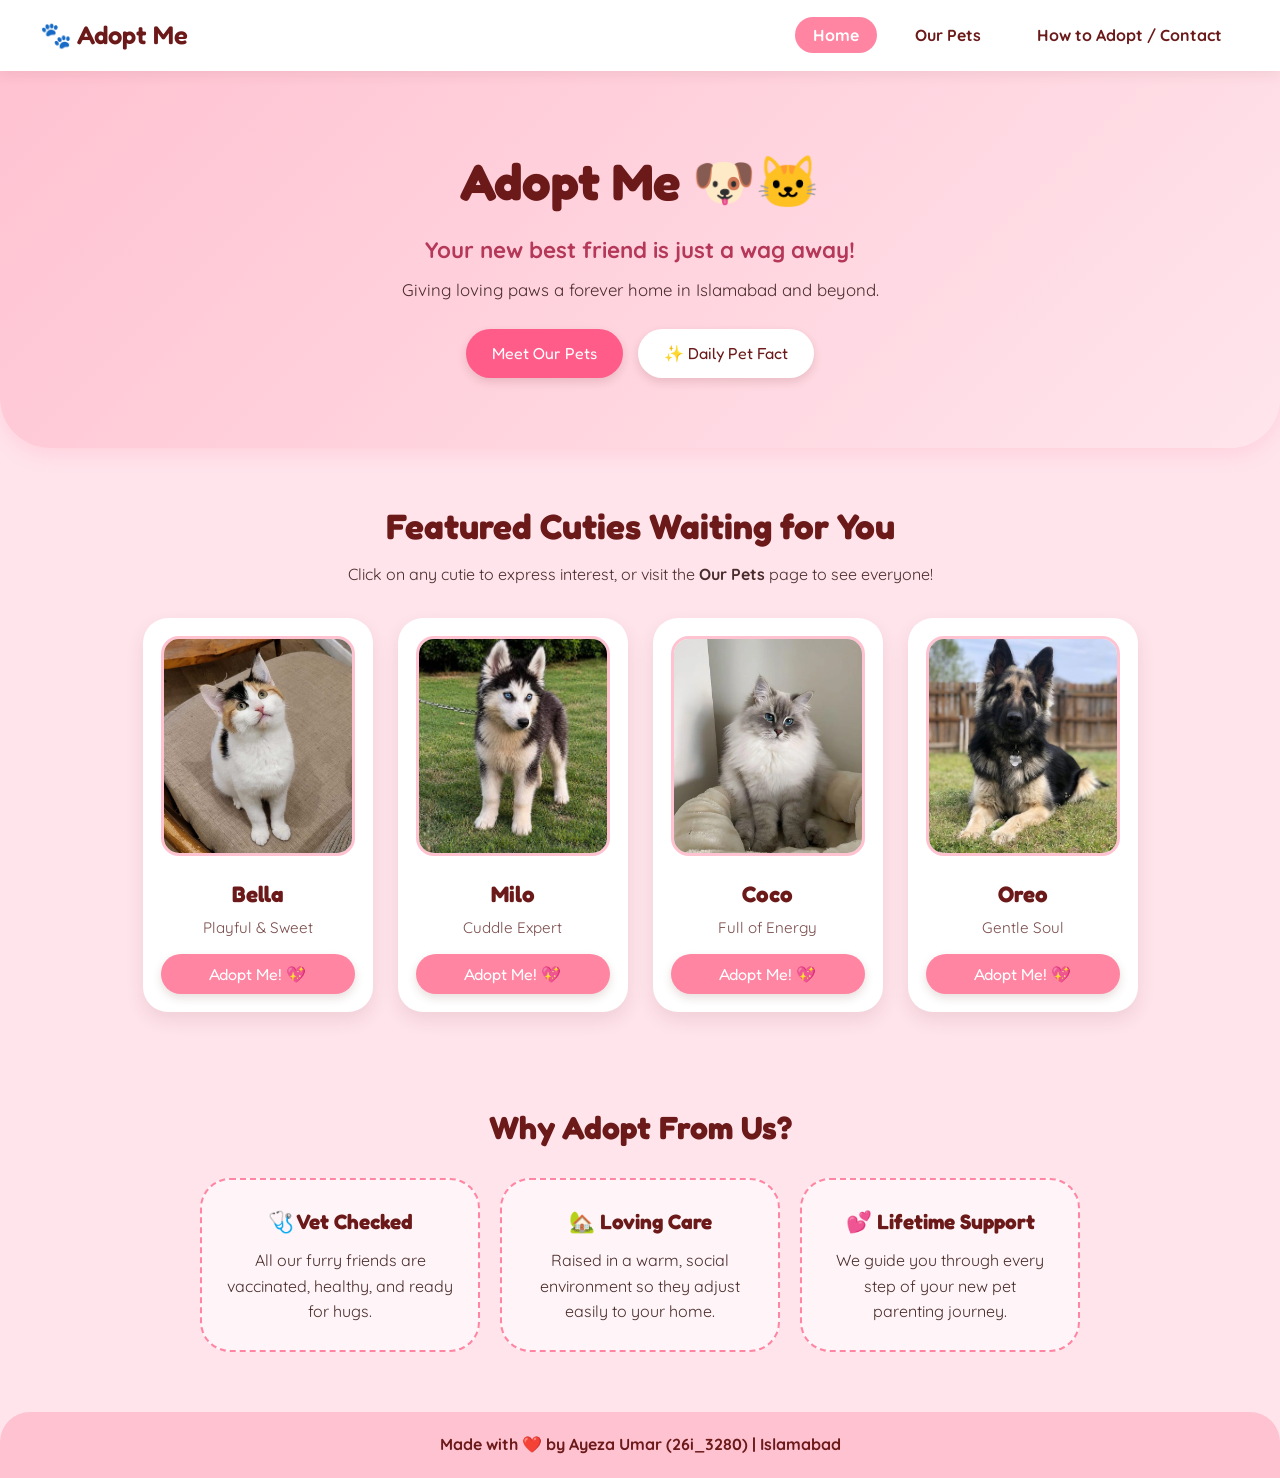
<file: index.html>
<!--Name: Ayeza Umar-->
<!--Roll number: 26i_3280-->

<!DOCTYPE html>
<html lang="en">
<head>
    <meta charset="UTF-8">
    <meta name="viewport" content="width=device-width, initial-scale=1.0">
    <title>Adopt Me | Home</title>
    <!-- Importing a cute, rounded Google Font -->
    <link href="https://fonts.googleapis.com/css2?family=Fredoka:wght@400;600&family=Quicksand:wght@500;700&display=swap" rel="stylesheet">
    <link rel="stylesheet" href="style(2).css">
</head>
<body>

    <!-- Navigation Bar for your 3-page website -->
    <nav class="navbar">
        <div class="logo">🐾 Adopt Me</div>
        <ul class="nav-links">
            <li><a href="index.html" class="active">Home</a></li>
            <li><a href="pets.html">Our Pets</a></li>
            <li><a href="adopt.html">How to Adopt / Contact</a></li>
        </ul>
    </nav>

    <!-- Cute & Bubbly Hero Section -->
    <header class="hero">
        <div class="hero-content">
            <h1>Adopt Me 🐶🐱</h1>
            <p class="tagline">Your new best friend is just a wag away!</p>
            <p class="subtext">Giving loving paws a forever home in Islamabad and beyond.</p>
            <div class="hero-buttons">
                <a href="pets.html" class="btn btn-primary">Meet Our Pets</a>
                <button onclick="showFunFact()" class="btn btn-secondary">✨ Daily Pet Fact</button>
            </div>
            <!-- Interactive JS output box -->
            <p id="fact-display" class="fact-box"></p>
        </div>
    </header>

    <!-- Featured Pets Preview Section -->
    <section class="featured-section">
        <h2>Featured Cuties Waiting for You</h2>
        <p>Click on any cutie to express interest, or visit the <strong>Our Pets</strong> page to see everyone!</p>

        <div class="pet-grid">
            <div class="pet-card">
                <img src="image.png" alt="Cute Pet 1">
                <h3>Bella</h3>
                <p>Playful & Sweet</p>
                <button class="adopt-btn" onclick="adoptPet('Bella')">Adopt Me! 💖</button>
            </div>

            <div class="pet-card">
                <img src="image copy.png" alt="Cute Pet 2">
                <h3>Milo</h3>
                <p>Cuddle Expert</p>
                <button class="adopt-btn" onclick="adoptPet('Milo')">Adopt Me! 💖</button>
            </div>

            <div class="pet-card">
                <img src="image copy 2.png" alt="Cute Pet 3">
                <h3>Coco</h3>
                <p>Full of Energy</p>
                <button class="adopt-btn" onclick="adoptPet('Coco')">Adopt Me! 💖</button>
            </div>

            <div class="pet-card">
                <img src="image copy 3.png" alt="Cute Pet 4">
                <h3>Oreo</h3>
                <p>Gentle Soul</p>
                <button class="adopt-btn" onclick="adoptPet('Oreo')">Adopt Me! 💖</button>
            </div>
        </div>
    </section>

    <!-- Why Adopt Section -->
    <section class="why-adopt">
        <h2>Why Adopt From Us?</h2>
        <div class="perks-container">
            <div class="perk-bubble">
                <h3>🩺 Vet Checked</h3>
                <p>All our furry friends are vaccinated, healthy, and ready for hugs.</p>
            </div>
            <div class="perk-bubble">
                <h3>🏡 Loving Care</h3>
                <p>Raised in a warm, social environment so they adjust easily to your home.</p>
            </div>
            <div class="perk-bubble">
                <h3>💕 Lifetime Support</h3>
                <p>We guide you through every step of your new pet parenting journey.</p>
            </div>
        </div>
    </section>

    <!-- Footer -->
    <footer>
        <p>Made with ❤️ by Ayeza Umar (26i_3280) | Islamabad</p>
    </footer>

    <!-- JavaScript -->
    <script>
        // Updated version of your original function
        function adoptPet(petName) {
            console.log("Woohoo! Interest shown in " + petName);
            alert("Woohoo! 🐾 Thank you for your interest in adopting " + petName + "! Head over to our 'How to Adopt' page to complete your request.");
        }

        // Extra interactive function for the Home Page
        function showFunFact() {
            const facts = [
                "🐶 Dogs' nose prints are as unique as human fingerprints!",
                "🐱 Cats spend 70% of their lives sleeping—professional nappers!",
                "🐾 Petting a dog or cat for just 15 minutes lowers stress levels!",
                "🐰 Happy bunnies do a joyful jump-twist in the air called a 'binky'!"
            ];
            const randomFact = facts[Math.floor(Math.random() * facts.length)];
            const factBox = document.getElementById("fact-display");
            factBox.innerText = randomFact;
            factBox.style.display = "inline-block";
        }
    </script>

</body>
</html>
</file>
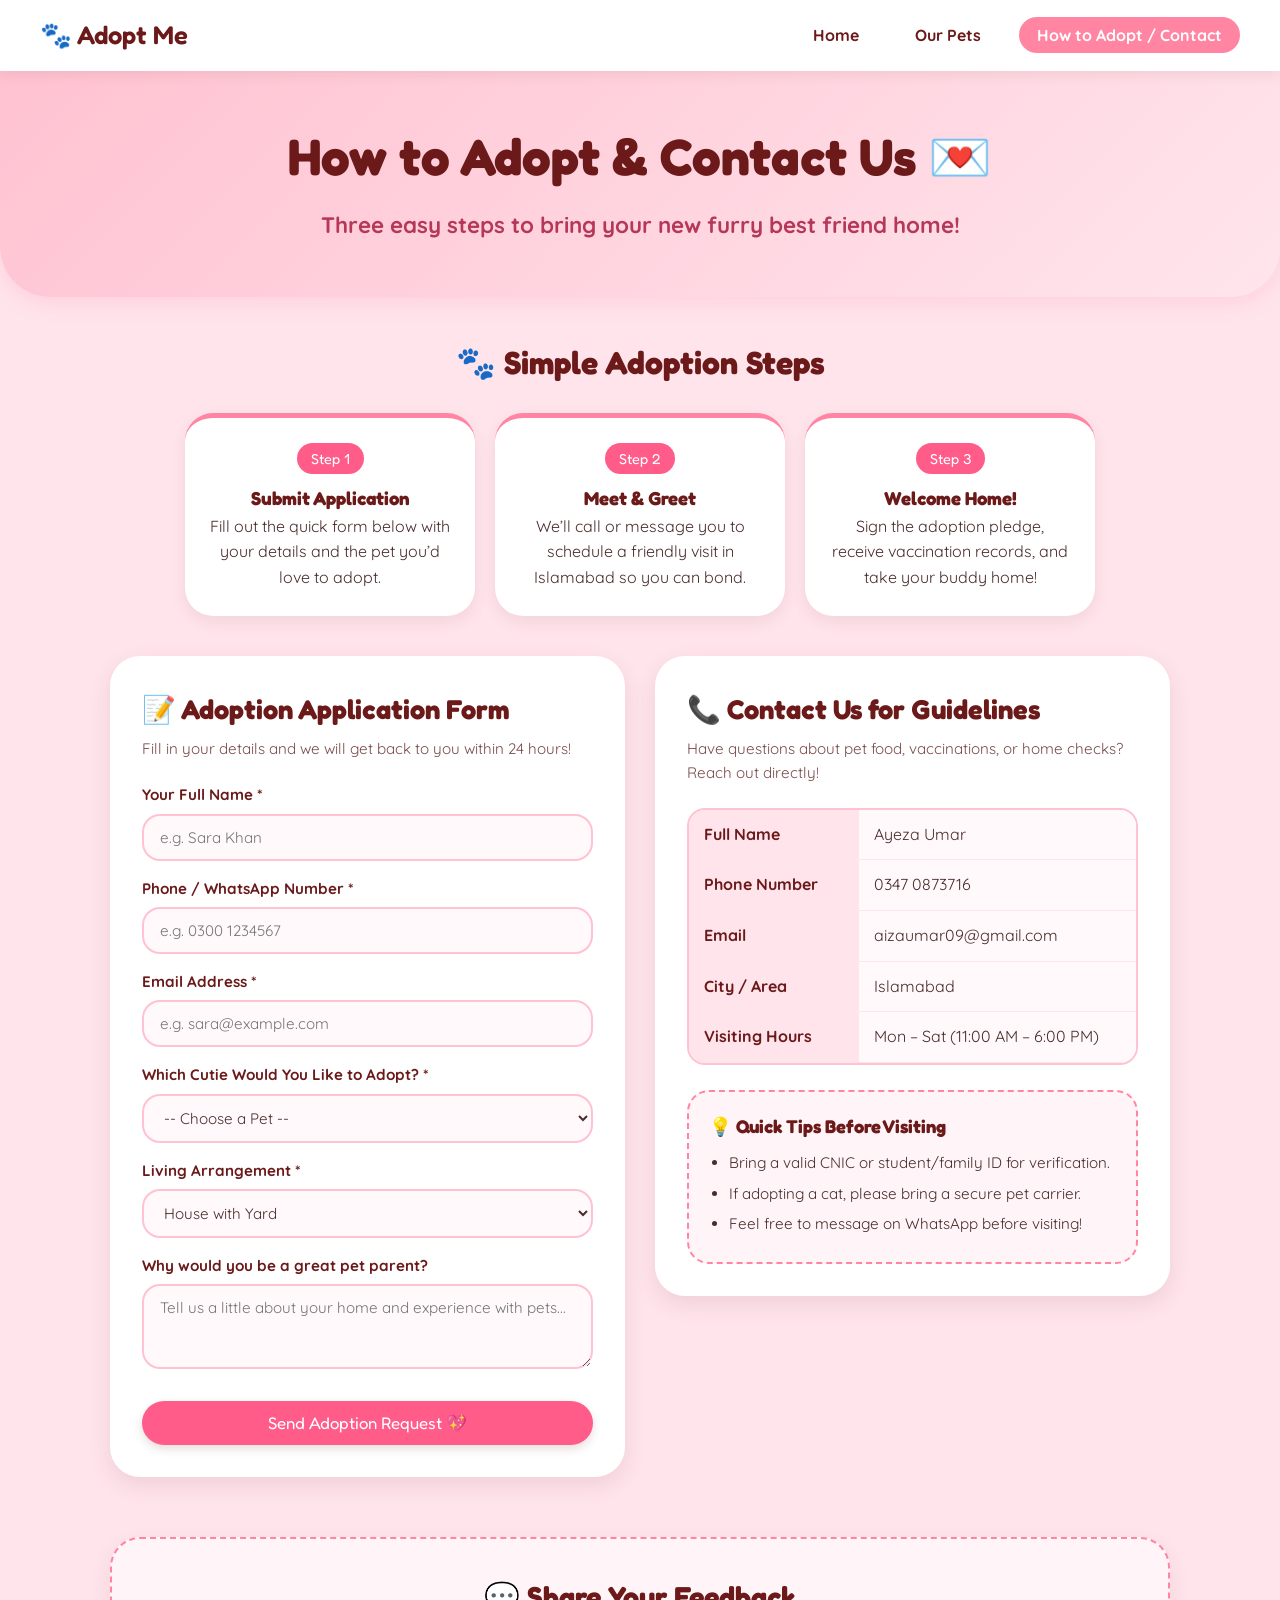
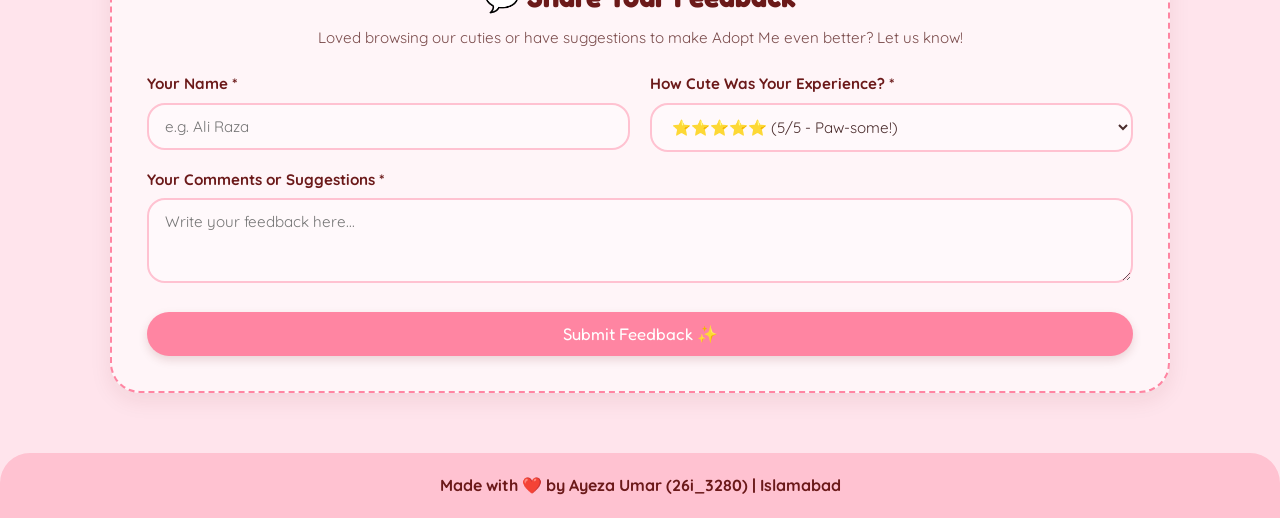
<file: adopt.html>
<!--Name: Ayeza Umar-->
<!--Roll number: 26i_3280-->

<!DOCTYPE html>
<html lang="en">
<head>
    <meta charset="UTF-8">
    <meta name="viewport" content="width=device-width, initial-scale=1.0">
    <title>Adopt Me | How to Adopt & Contact</title>
    <link href="https://fonts.googleapis.com/css2?family=Fredoka:wght@400;600&family=Quicksand:wght@500;700&display=swap" rel="stylesheet">
    <link rel="stylesheet" href="style(2).css">
</head>
<body>

    <!-- Navigation Bar -->
    <nav class="navbar">
        <div class="logo">🐾 Adopt Me</div>
        <ul class="nav-links">
            <li><a href="home.html">Home</a></li>
            <li><a href="pets.html">Our Pets</a></li>
            <li><a href="adopt.html" class="active">How to Adopt / Contact</a></li>
        </ul>
    </nav>

    <!-- Page Header -->
    <header class="hero small-hero">
        <div class="hero-content">
            <h1>How to Adopt & Contact Us 💌</h1>
            <p class="tagline">Three easy steps to bring your new furry best friend home!</p>
        </div>
    </header>

    <!-- 3-Step Adoption Process -->
    <section class="steps-section">
        <h2>🐾 Simple Adoption Steps</h2>
        <div class="steps-container">
            <div class="step-bubble">
                <span class="step-number">Step 1</span>
                <h3>Submit Application</h3>
                <p>Fill out the quick form below with your details and the pet you’d love to adopt.</p>
            </div>
            <div class="step-bubble">
                <span class="step-number">Step 2</span>
                <h3>Meet & Greet</h3>
                <p>We’ll call or message you to schedule a friendly visit in Islamabad so you can bond.</p>
            </div>
            <div class="step-bubble">
                <span class="step-number">Step 3</span>
                <h3>Welcome Home!</h3>
                <p>Sign the adoption pledge, receive vaccination records, and take your buddy home!</p>
            </div>
        </div>
    </section>

    <!-- Main Two-Column Section: Adoption Form + Contact Table -->
    <section class="adopt-contact-wrapper">
        
        <!-- Interactive Adoption Form -->
        <div class="form-card">
            <h2>📝 Adoption Application Form</h2>
            <p class="form-subtext">Fill in your details and we will get back to you within 24 hours!</p>

            <form id="adoptionForm" onsubmit="submitAdoption(event)">
                <div class="input-group">
                    <label for="adopterName">Your Full Name *</label>
                    <input type="text" id="adopterName" placeholder="e.g. Sara Khan" required>
                </div>

                <div class="input-group">
                    <label for="adopterPhone">Phone / WhatsApp Number *</label>
                    <input type="tel" id="adopterPhone" placeholder="e.g. 0300 1234567" required>
                </div>

                <div class="input-group">
                    <label for="adopterEmail">Email Address *</label>
                    <input type="email" id="adopterEmail" placeholder="e.g. sara@example.com" required>
                </div>

                <div class="input-group">
                    <label for="selectedPet">Which Cutie Would You Like to Adopt? *</label>
                    <select id="selectedPet" required>
                        <option value="">-- Choose a Pet --</option>
                        <option value="Bella (Calico Cat)">🐱 Bella (Calico Cat)</option>
                        <option value="Milo (Husky Puppy)">🐶 Milo (Husky Puppy)</option>
                        <option value="Coco (Fluffy Ragdoll Cat)">🐱 Coco (Fluffy Ragdoll Cat)</option>
                        <option value="Oreo (German Shepherd)">🐶 Oreo (German Shepherd)</option>
                    </select>
                </div>

                <div class="input-group">
                    <label for="homeType">Living Arrangement *</label>
                    <select id="homeType" required>
                        <option value="House with Yard">House with Yard</option>
                        <option value="House (Indoor Only)">House (Indoor Only)</option>
                        <option value="Apartment / Flat">Apartment / Flat</option>
                    </select>
                </div>

                <div class="input-group">
                    <label for="adopterMessage">Why would you be a great pet parent?</label>
                    <textarea id="adopterMessage" rows="3" placeholder="Tell us a little about your home and experience with pets..."></textarea>
                </div>

                <button type="submit" class="btn btn-primary submit-btn">Send Adoption Request 💖</button>
            </form>

            <!-- JavaScript Confirmation Box -->
            <div id="confirmationBox" class="confirmation-box"></div>
        </div>

        <!-- Contact Details & Further Guidelines Card (Using your original table info!) -->
        <div class="contact-card">
            <h2>📞 Contact Us for Guidelines</h2>
            <p class="form-subtext">Have questions about pet food, vaccinations, or home checks? Reach out directly!</p>

            <table class="contact-table">
                <tr>
                    <th>Full Name</th>
                    <td>Ayeza Umar</td>
                </tr>
                <tr>
                    <th>Phone Number</th>
                    <td>0347 0873716</td>
                </tr>
                <tr>
                    <th>Email</th>
                    <td>aizaumar09@gmail.com</td>
                </tr>
                <tr>
                    <th>City / Area</th>
                    <td>Islamabad</td>
                </tr>
                <tr>
                    <th>Visiting Hours</th>
                    <td>Mon – Sat (11:00 AM – 6:00 PM)</td>
                </tr>
            </table>

            <div class="extra-guidelines">
                <h3>💡 Quick Tips Before Visiting</h3>
                <ul>
                    <li>Bring a valid CNIC or student/family ID for verification.</li>
                    <li>If adopting a cat, please bring a secure pet carrier.</li>
                    <li>Feel free to message on WhatsApp before visiting!</li>
                </ul>
            </div>
        </div>

    </section>

    <!-- Feedback Section -->
    <section class="feedback-section">
        <div class="feedback-card">
            <h2>💬 Share Your Feedback</h2>
            <p class="form-subtext">Loved browsing our cuties or have suggestions to make Adopt Me even better? Let us know!</p>

            <form id="feedbackForm" onsubmit="submitFeedback(event)">
                <div class="feedback-row">
                    <div class="input-group">
                        <label for="fbName">Your Name *</label>
                        <input type="text" id="fbName" placeholder="e.g. Ali Raza" required>
                    </div>

                    <div class="input-group">
                        <label for="fbRating">How Cute Was Your Experience? *</label>
                        <select id="fbRating" required>
                            <option value="5 Paw-some Stars 🐾🐾🐾🐾🐾">⭐⭐⭐⭐⭐ (5/5 - Paw-some!)</option>
                            <option value="4 Great Stars 🐾🐾🐾🐾">⭐⭐⭐⭐ (4/5 - Super Cute!)</option>
                            <option value="3 Good Stars 🐾🐾🐾">⭐⭐⭐ (3/5 - Good)</option>
                            <option value="2 Okay Stars 🐾🐾">⭐⭐ (2/5 - Needs Improvement)</option>
                            <option value="1 Star 🐾">⭐ (1/5 - Poor)</option>
                        </select>
                    </div>
                </div>

                <div class="input-group">
                    <label for="fbComment">Your Comments or Suggestions *</label>
                    <textarea id="fbComment" rows="3" placeholder="Write your feedback here..." required></textarea>
                </div>

                <button type="submit" class="btn btn-secondary feedback-submit-btn">Submit Feedback ✨</button>
            </form>

            <!-- Live Feedback Display Box -->
            <div id="feedbackDisplay" class="feedback-display"></div>
        </div>
    </section>

    <!-- Footer -->
    <footer>
        <p>Made with ❤️ by Ayeza Umar (26i_3280) | Islamabad</p>
    </footer>

    <!-- JavaScript -->
    <script>
        function submitAdoption(event) {
            event.preventDefault(); // Prevents page reload

            const name = document.getElementById("adopterName").value;
            const pet = document.getElementById("selectedPet").value;
            const phone = document.getElementById("adopterPhone").value;

            console.log("Application submitted by:", name, "for", pet);

            const confirmBox = document.getElementById("confirmationBox");
            confirmBox.innerHTML = `
                <h3>🎉 Application Received!</h3>
                <p>Thank you, <strong>${name}</strong>! Your request to adopt <strong>${pet}</strong> has been recorded.</p>
                <p>Ayeza will contact you shortly at <strong>${phone}</strong> with further guidelines!</p>
            `;
            confirmBox.style.display = "block";

            // Reset the form fields
            document.getElementById("adoptionForm").reset();

            function submitFeedback(event) {
            event.preventDefault(); // Prevents page reload

            const fbName = document.getElementById("fbName").value;
            const fbRating = document.getElementById("fbRating").value;
            const fbComment = document.getElementById("fbComment").value;

            console.log("Feedback received from:", fbName, fbRating);

            const displayBox = document.getElementById("feedbackDisplay");
            displayBox.innerHTML = `
                <h3>💖 Thank You for Your Feedback, ${fbName}!</h3>
                <p><strong>Your Rating:</strong> ${fbRating}</p>
                <p class="quoted-feedback">"${fbComment}"</p>
            `;
            displayBox.style.display = "block";

            // Clear the feedback form
            document.getElementById("feedbackForm").reset();
        }
        }
    </script>

</body>
</html>
</file>
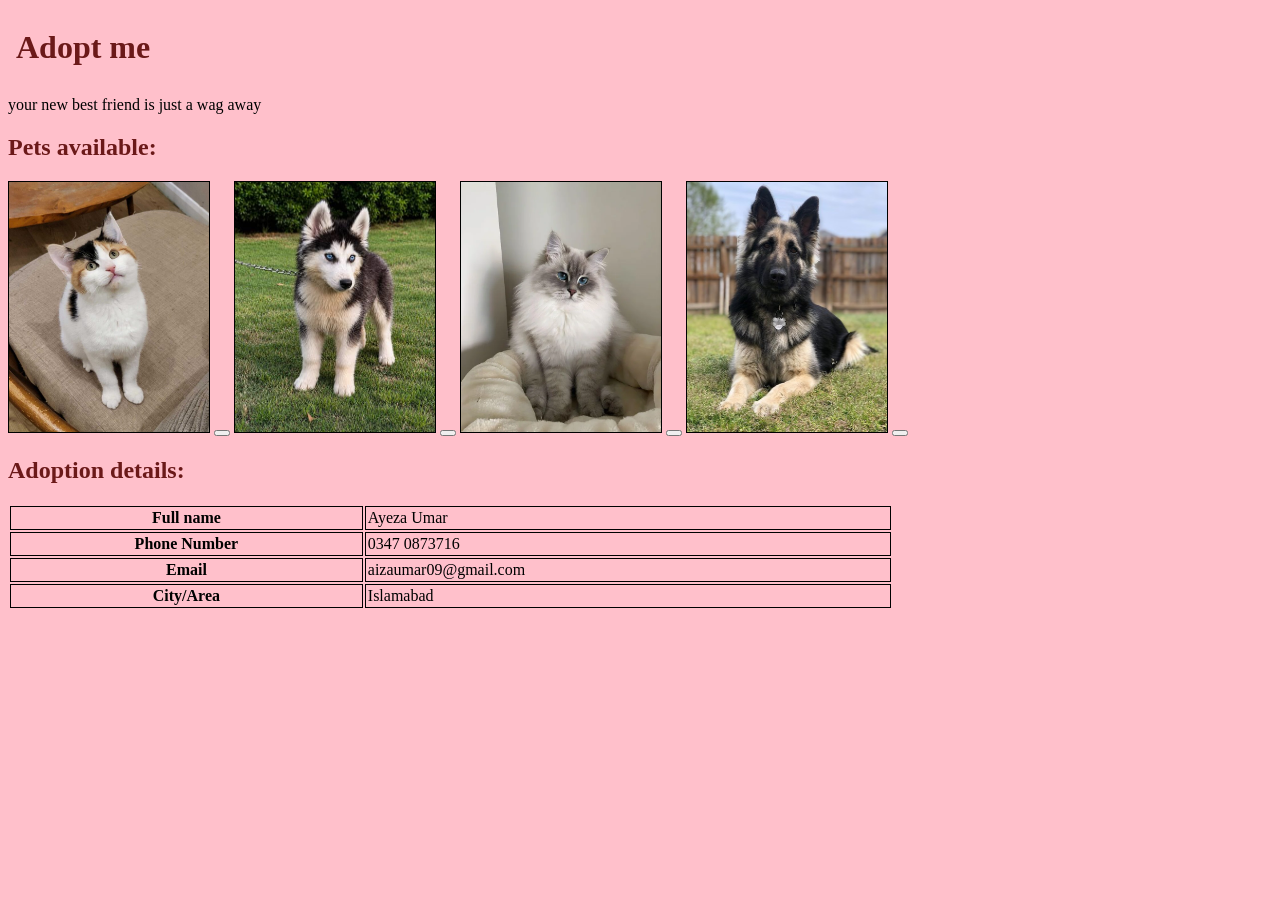
<file: old_home.html>
<!--Name: Ayeza Umar-->
<!--Roll number: 26i_3280-->

<!DOCTYPE html>
<html>
    <head>
        
        <link rel="stylesheet" href="style.css">
    </head>
    <body>
        <h1>Adopt me</h1>

        <p>your new best friend is just a wag away</p>

        <h2>Pets available:</h2>

        <img src="image.png">
         <button onclick="adoptPet()"></button>
        <img src="image copy.png">
         <button onclick="adoptPet()"></button>
        <img src="image copy 2.png">
        <button onclick="adoptPet()"></button>
        <img src="image copy 3.png">
        <button onclick="adoptPet()"></button>
        
       

        <script>
            function adoptPet(){
                console.log("woohoo")
                alert("Thank you for your interest!")
            }
        </script>

        <h2>Adoption details:</h2>
        <table>
            <tr>
                <th>Full name</th>
                <td>Ayeza Umar</td>
            </tr>

            <tr>
                <th>Phone Number</th>
                <td>0347 0873716</td>
            </tr>

            <tr>
                <th>Email</th>
                <td>aizaumar09@gmail.com</td>
            </tr>

            <tr>
                <th>City/Area</th>
                <td>Islamabad</td>
            </tr>

            
    </body>
</html>
</file>
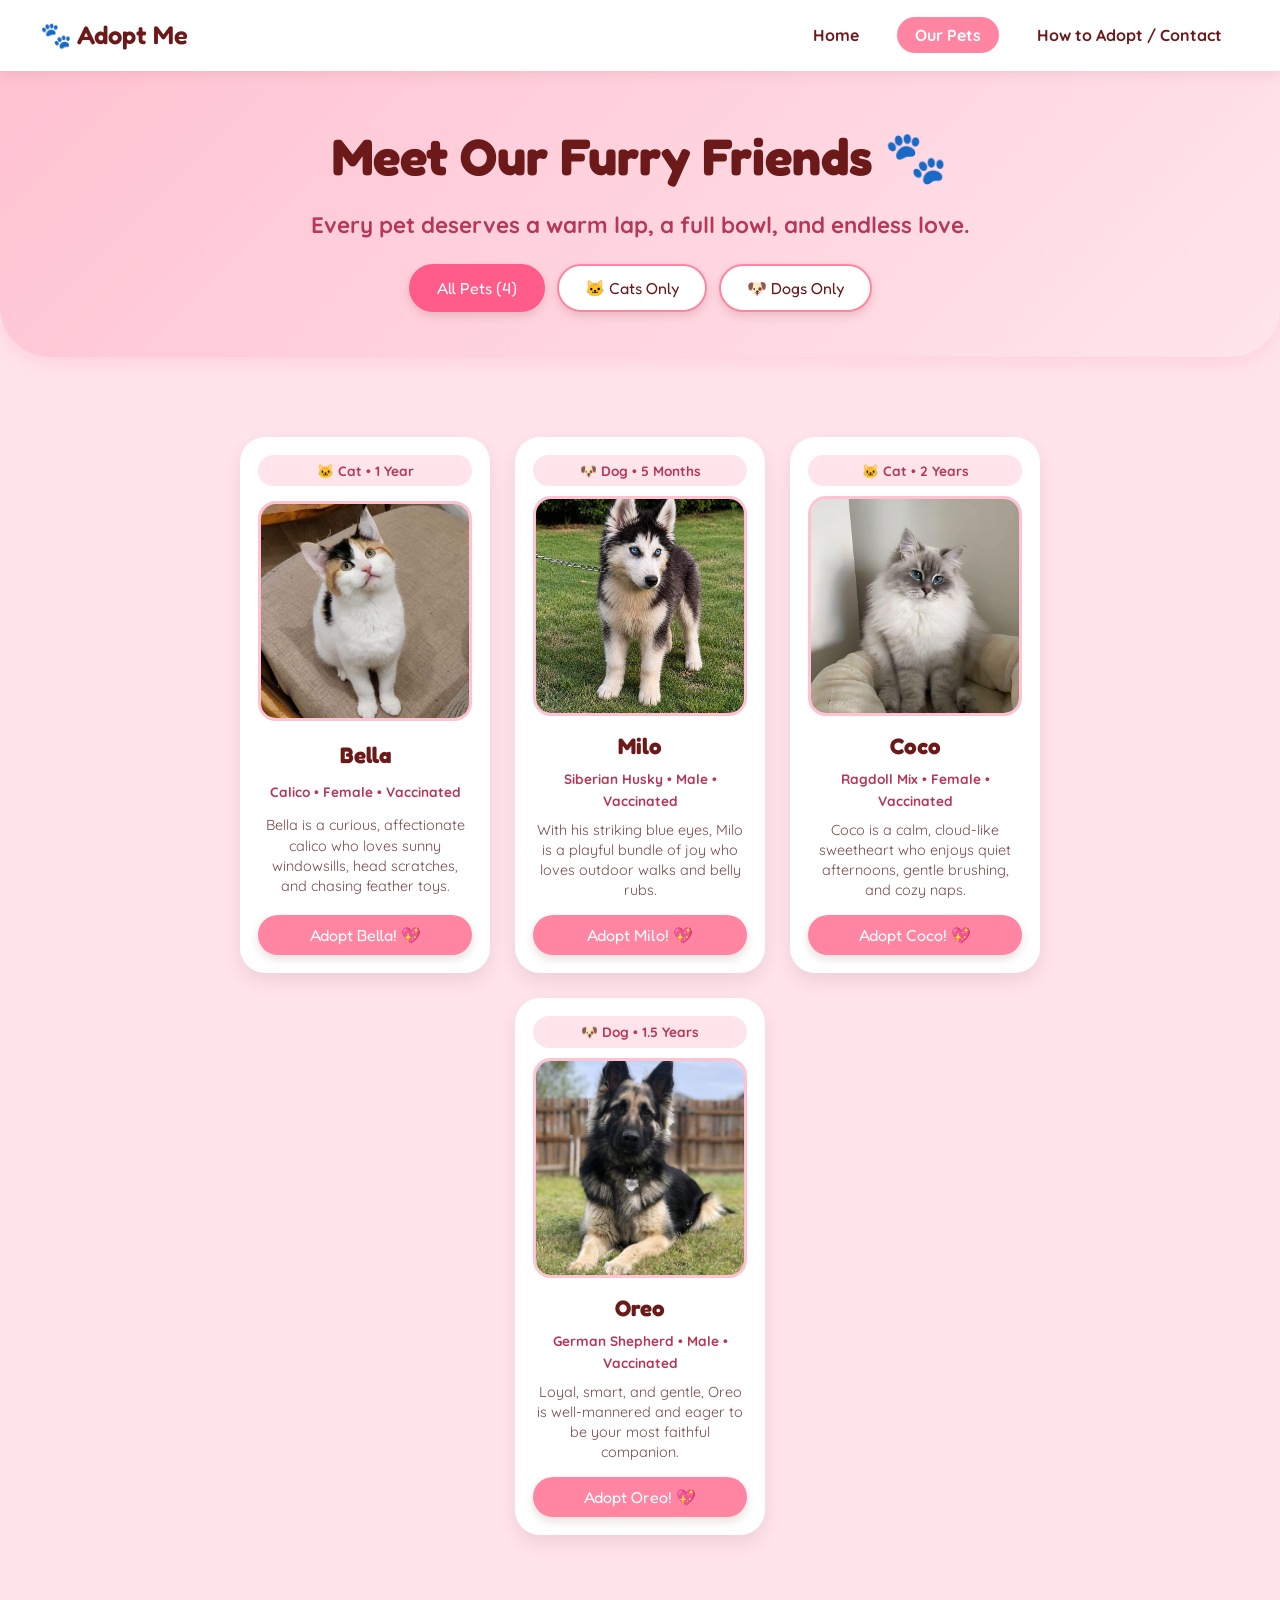
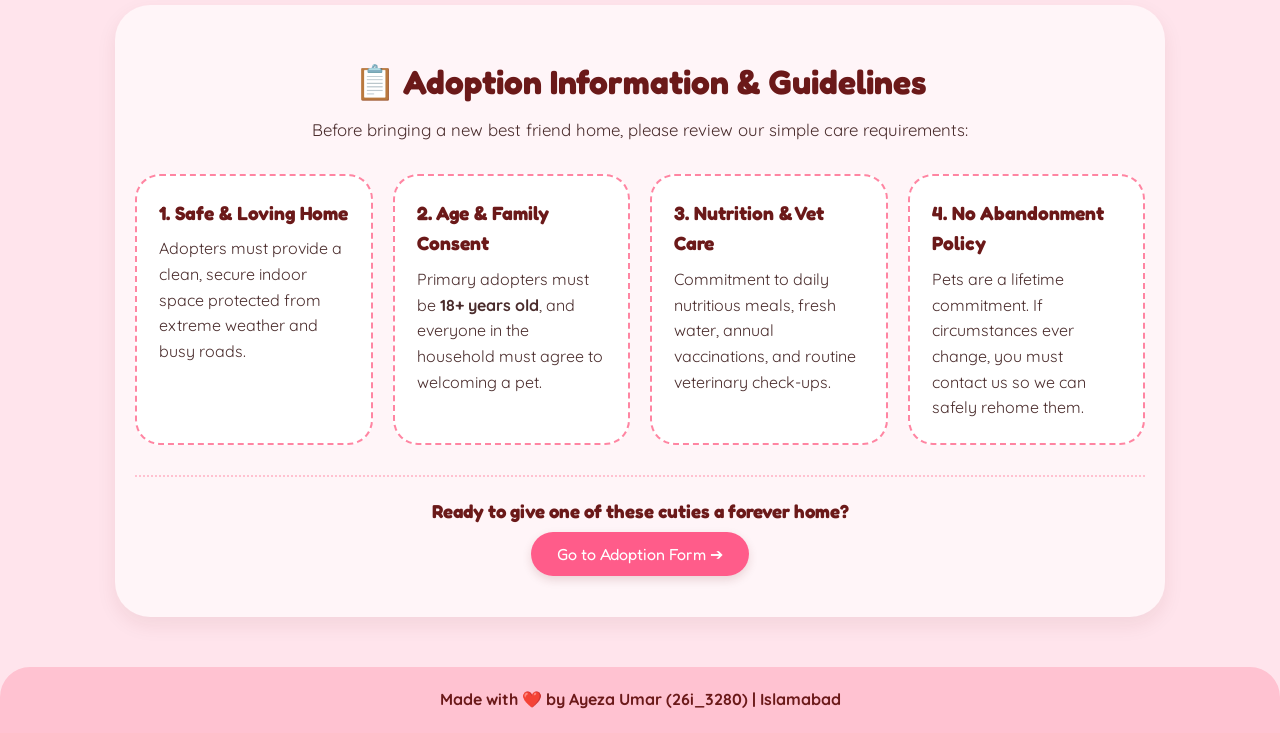
<file: pets.html>
<!--Name: Ayeza Umar-->
<!--Roll number: 26i_3280-->

<!DOCTYPE html>
<html lang="en">
<head>
    <meta charset="UTF-8">
    <meta name="viewport" content="width=device-width, initial-scale=1.0">
    <title>Adopt Me | Meet Our Pets</title>
    <link href="https://fonts.googleapis.com/css2?family=Fredoka:wght@400;600&family=Quicksand:wght@500;700&display=swap" rel="stylesheet">
    <link rel="stylesheet" href="style(2).css">
</head>
<body>

    <!-- Navigation Bar -->
    <nav class="navbar">
        <div class="logo">🐾 Adopt Me</div>
        <ul class="nav-links">
            <li><a href="home.html">Home</a></li>
            <li><a href="pets.html" class="active">Our Pets</a></li>
            <li><a href="adopt.html">How to Adopt / Contact</a></li>
        </ul>
    </nav>

    <!-- Page Header -->
    <header class="hero small-hero">
        <div class="hero-content">
            <h1>Meet Our Furry Friends 🐾</h1>
            <p class="tagline">Every pet deserves a warm lap, a full bowl, and endless love.</p>
            
            <!-- Interactive JS Filter Buttons -->
            <div class="filter-buttons">
                <button class="btn filter-btn active-filter" onclick="filterPets('all', this)">All Pets (4)</button>
                <button class="btn filter-btn" onclick="filterPets('cat', this)">🐱 Cats Only</button>
                <button class="btn filter-btn" onclick="filterPets('dog', this)">🐶 Dogs Only</button>
            </div>
        </div>
    </header>

    <!-- Detailed Pets Showcase -->
    <section class="featured-section">
        <div class="pet-grid">
            <!-- Bella (Calico Cat) -->
            <div class="pet-card detailed-card" data-category="cat">
                <span class="pet-badge">🐱 Cat • 1 Year</span>
                <img src="image.png" alt="Bella the Calico Cat">
                <h3>Bella</h3>
                <p class="pet-breed">Calico • Female • Vaccinated</p>
                <p class="pet-bio">Bella is a curious, affectionate calico who loves sunny windowsills, head scratches, and chasing feather toys.</p>
                <button class="adopt-btn" onclick="adoptPet('Bella')">Adopt Bella! 💖</button>
            </div>

            <!-- Milo (Husky Puppy) -->
            <div class="pet-card detailed-card" data-category="dog">
                <span class="pet-badge">🐶 Dog • 5 Months</span>
                <img src="image copy.png" alt="Milo the Husky Puppy">
                <h3>Milo</h3>
                <p class="pet-breed">Siberian Husky • Male • Vaccinated</p>
                <p class="pet-bio">With his striking blue eyes, Milo is a playful bundle of joy who loves outdoor walks and belly rubs.</p>
                <button class="adopt-btn" onclick="adoptPet('Milo')">Adopt Milo! 💖</button>
            </div>

            <!-- Coco (Fluffy Ragdoll/Himalayan Cat) -->
            <div class="pet-card detailed-card" data-category="cat">
                <span class="pet-badge">🐱 Cat • 2 Years</span>
                <img src="image copy 2.png" alt="Coco the Fluffy Cat">
                <h3>Coco</h3>
                <p class="pet-breed">Ragdoll Mix • Female • Vaccinated</p>
                <p class="pet-bio">Coco is a calm, cloud-like sweetheart who enjoys quiet afternoons, gentle brushing, and cozy naps.</p>
                <button class="adopt-btn" onclick="adoptPet('Coco')">Adopt Coco! 💖</button>
            </div>

            <!-- Oreo (German Shepherd) -->
            <div class="pet-card detailed-card" data-category="dog">
                <span class="pet-badge">🐶 Dog • 1.5 Years</span>
                <img src="image copy 3.png" alt="Oreo the German Shepherd">
                <h3>Oreo</h3>
                <p class="pet-breed">German Shepherd • Male • Vaccinated</p>
                <p class="pet-bio">Loyal, smart, and gentle, Oreo is well-mannered and eager to be your most faithful companion.</p>
                <button class="adopt-btn" onclick="adoptPet('Oreo')">Adopt Oreo! 💖</button>
            </div>
        </div>
    </section>

    <!-- Adoption Information & Necessary Guidelines -->
    <section class="guidelines-section">
        <h2>📋 Adoption Information & Guidelines</h2>
        <p class="subtext">Before bringing a new best friend home, please review our simple care requirements:</p>

        <div class="guidelines-grid">
            <div class="guideline-card">
                <h3>1. Safe & Loving Home</h3>
                <p>Adopters must provide a clean, secure indoor space protected from extreme weather and busy roads.</p>
            </div>

            <div class="guideline-card">
                <h3>2. Age & Family Consent</h3>
                <p>Primary adopters must be <strong>18+ years old</strong>, and everyone in the household must agree to welcoming a pet.</p>
            </div>

            <div class="guideline-card">
                <h3>3. Nutrition & Vet Care</h3>
                <p>Commitment to daily nutritious meals, fresh water, annual vaccinations, and routine veterinary check-ups.</p>
            </div>

            <div class="guideline-card">
                <h3>4. No Abandonment Policy</h3>
                <p>Pets are a lifetime commitment. If circumstances ever change, you must contact us so we can safely rehome them.</p>
            </div>
        </div>

        <div class="cta-box">
            <h3>Ready to give one of these cuties a forever home?</h3>
            <a href="adopt.html" class="btn btn-primary">Go to Adoption Form ➔</a>
        </div>
    </section>

    <!-- Footer -->
    <footer>
        <p>Made with ❤️ by Ayeza Umar (26i_3280) | Islamabad</p>
    </footer>

    <!-- JavaScript -->
    <script>
        function adoptPet(petName) {
            console.log("Interest shown in " + petName);
            alert("Yay! 🐾 You selected " + petName + "! Click OK to go to the Adoption & Contact page to submit your details.");
            window.location.href = "adopt.html";
        }

        // Filter pets by category (All, Cat, Dog)
        function filterPets(category, clickedBtn) {
            const cards = document.querySelectorAll('.detailed-card');
            const buttons = document.querySelectorAll('.filter-btn');

            // Update active button styling
            buttons.forEach(btn => btn.classList.remove('active-filter'));
            clickedBtn.classList.add('active-filter');

            // Show/hide matching pet cards
            cards.forEach(card => {
                if (category === 'all' || card.getAttribute('data-category') === category) {
                    card.style.display = 'block';
                } else {
                    card.style.display = 'none';
                }
            });
        }
    </script>

</body>
</html>
</file>
<file: style(2).css>
/*Name: Ayeza Umar*/
/*Roll number: 26i_3280*/

* {
    box-sizing: border-box;
    margin: 0;
    padding: 0;
}

body {
    background-color: #ffe4ec; /* Soft pastel pink */
    font-family: 'Quicksand', sans-serif;
    color: #4a2c2c;
    text-align: center;
    line-height: 1.6;
}

h1, h2, h3, .logo {
    font-family: 'Fredoka', sans-serif;
    color: rgb(107, 25, 25);
}

/* Navigation Bar */
.navbar {
    background-color: #ffffff;
    padding: 15px 40px;
    display: flex;
    justify-content: space-between;
    align-items: center;
    box-shadow: 0 4px 12px rgba(107, 25, 25, 0.08);
    position: sticky;
    top: 0;
    z-index: 100;
}

.logo {
    font-size: 1.6rem;
    font-weight: 600;
}

.nav-links {
    list-style: none;
    display: flex;
    gap: 20px;
}

.nav-links a {
    text-decoration: none;
    color: rgb(107, 25, 25);
    font-weight: 700;
    padding: 8px 18px;
    border-radius: 25px;
    transition: all 0.3s ease;
}

.nav-links a:hover, .nav-links a.active {
    background-color: #ff85a2;
    color: white;
}

/* Hero Section */
.hero {
    background: linear-gradient(135deg, #ffc2d1 0%, #ffe5ec 100%);
    padding: 70px 20px;
    border-bottom-left-radius: 50px;
    border-bottom-right-radius: 50px;
    box-shadow: 0 6px 20px rgba(255, 133, 162, 0.2);
}

.hero h1 {
    font-size: 3.2rem;
    margin-bottom: 10px;
}

.tagline {
    font-size: 1.4rem;
    font-weight: 700;
    color: #b53858;
    margin-bottom: 8px;
}

.subtext {
    font-size: 1.05rem;
    margin-bottom: 25px;
}

.hero-buttons {
    display: flex;
    justify-content: center;
    gap: 15px;
    flex-wrap: wrap;
}

/* Bubbly Buttons */
.btn, .adopt-btn {
    font-family: 'Fredoka', sans-serif;
    font-size: 1rem;
    padding: 12px 26px;
    border: none;
    border-radius: 30px;
    cursor: pointer;
    text-decoration: none;
    transition: transform 0.2s ease, background-color 0.3s ease;
    box-shadow: 0 4px 10px rgba(107, 25, 25, 0.15);
}

.btn:hover, .adopt-btn:hover {
    transform: translateY(-3px) scale(1.03);
}

.btn-primary {
    background-color: #ff5c8a;
    color: white;
}

.btn-primary:hover {
    background-color: #e04873;
}

.btn-secondary {
    background-color: #ffffff;
    color: rgb(107, 25, 25);
}

.fact-box {
    display: none;
    margin-top: 20px;
    background-color: #fff;
    padding: 12px 24px;
    border-radius: 25px;
    font-weight: 700;
    color: #b53858;
    box-shadow: 0 4px 10px rgba(0, 0, 0, 0.08);
}

/* Featured Pets Grid */
.featured-section {
    padding: 50px 20px;
    max-width: 1100px;
    margin: 0 auto;
}

.featured-section h2 {
    font-size: 2.2rem;
    margin-bottom: 8px;
}

.pet-grid {
    display: flex;
    justify-content: center;
    gap: 25px;
    flex-wrap: wrap;
    margin-top: 30px;
}

.pet-card {
    background-color: #ffffff;
    border-radius: 25px;
    padding: 18px;
    width: 230px;
    box-shadow: 0 8px 18px rgba(107, 25, 25, 0.1);
    transition: transform 0.3s ease;
}

.pet-card:hover {
    transform: translateY(-8px);
}

.pet-card img {
    width: 100%;
    height: 220px;
    object-fit: cover;
    border-radius: 18px;
    border: 3px solid #ffc2d1;
    margin-bottom: 12px;
}

.pet-card h3 {
    font-size: 1.4rem;
    margin-bottom: 4px;
}

.pet-card p {
    font-size: 0.95rem;
    color: #7a4b4b;
    margin-bottom: 14px;
}

.adopt-btn {
    background-color: #ff85a2;
    color: white;
    width: 100%;
    padding: 10px;
}

.adopt-btn:hover {
    background-color: #ff5c8a;
}

/* Why Adopt Bubbles */
.why-adopt {
    padding: 40px 20px 60px;
    max-width: 1000px;
    margin: 0 auto;
}

.why-adopt h2 {
    font-size: 2rem;
    margin-bottom: 25px;
}

.perks-container {
    display: flex;
    justify-content: center;
    gap: 20px;
    flex-wrap: wrap;
}

.perk-bubble {
    background-color: #fff5f8;
    border: 2px dashed #ff85a2;
    border-radius: 30px;
    padding: 25px;
    width: 280px;
}

.perk-bubble h3 {
    margin-bottom: 10px;
    font-size: 1.3rem;
}

/* Footer */
footer {
    background-color: #ffc2d1;
    padding: 20px;
    font-weight: 700;
    color: rgb(107, 25, 25);
    border-top-left-radius: 30px;
    border-top-right-radius: 30px;
}

/* --- Meet Our Pets Page Additions --- */

.small-hero {
    padding: 45px 20px;
}

.filter-buttons {
    display: flex;
    justify-content: center;
    gap: 12px;
    margin-top: 20px;
    flex-wrap: wrap;
}

.filter-btn {
    background-color: #ffffff;
    color: rgb(107, 25, 25);
    border: 2px solid #ff85a2;
}

.filter-btn.active-filter, .filter-btn:hover {
    background-color: #ff5c8a;
    color: #ffffff;
    border-color: #ff5c8a;
}

.detailed-card {
    width: 250px;
    display: flex;
    flex-direction: column;
    justify-content: space-between;
}

.pet-badge {
    display: inline-block;
    background-color: #ffe4ec;
    color: #b53858;
    font-weight: 700;
    font-size: 0.85rem;
    padding: 5px 12px;
    border-radius: 20px;
    margin-bottom: 10px;
}

.pet-breed {
    font-weight: 700;
    color: #b53858 !important;
    font-size: 0.85rem !important;
    margin-bottom: 8px !important;
}

.pet-bio {
    font-size: 0.9rem !important;
    line-height: 1.4;
    margin-bottom: 15px !important;
}

/* Guidelines Section */
.guidelines-section {
    background-color: #fff5f8;
    padding: 50px 20px;
    margin: 20px auto 50px;
    max-width: 1050px;
    border-radius: 35px;
    box-shadow: 0 8px 20px rgba(107, 25, 25, 0.08);
}

.guidelines-section h2 {
    font-size: 2.1rem;
    margin-bottom: 8px;
}

.guidelines-grid {
    display: grid;
    grid-template-columns: repeat(auto-fit, minmax(220px, 1fr));
    gap: 20px;
    margin: 30px 0;
}

.guideline-card {
    background-color: #ffffff;
    border: 2px dashed #ff85a2;
    border-radius: 25px;
    padding: 22px;
    text-align: left;
}

.guideline-card h3 {
    font-size: 1.2rem;
    margin-bottom: 8px;
}

.cta-box {
    margin-top: 25px;
    padding-top: 20px;
    border-top: 2px dotted #ffc2d1;
}

.cta-box h3 {
    margin-bottom: 15px;
}

/* --- How to Adopt & Contact Page Additions --- */

.steps-section {
    max-width: 1050px;
    margin: 40px auto 20px;
    padding: 0 20px;
}

.steps-section h2 {
    font-size: 2rem;
    margin-bottom: 25px;
}

.steps-container {
    display: flex;
    justify-content: center;
    gap: 20px;
    flex-wrap: wrap;
}

.step-bubble {
    background-color: #ffffff;
    border-radius: 28px;
    padding: 25px;
    width: 290px;
    box-shadow: 0 6px 16px rgba(107, 25, 25, 0.08);
    border-top: 5px solid #ff85a2;
}

.step-number {
    display: inline-block;
    background-color: #ff5c8a;
    color: white;
    font-family: 'Fredoka', sans-serif;
    padding: 4px 14px;
    border-radius: 20px;
    font-size: 0.9rem;
    margin-bottom: 10px;
}

/* Two-Column Layout for Form & Contact Table */
.adopt-contact-wrapper {
    display: flex;
    justify-content: center;
    align-items: flex-start;
    gap: 30px;
    max-width: 1100px;
    margin: 40px auto 60px;
    padding: 0 20px;
    flex-wrap: wrap;
}

.form-card, .contact-card {
    background-color: #ffffff;
    border-radius: 30px;
    padding: 32px;
    flex: 1;
    min-width: 310px;
    box-shadow: 0 8px 22px rgba(107, 25, 25, 0.1);
    text-align: left;
}

.form-card h2, .contact-card h2 {
    font-size: 1.7rem;
    margin-bottom: 6px;
}

.form-subtext {
    font-size: 0.95rem;
    color: #7a4b4b;
    margin-bottom: 22px;
}

.input-group {
    margin-bottom: 16px;
}

.input-group label {
    display: block;
    font-weight: 700;
    margin-bottom: 6px;
    color: rgb(107, 25, 25);
    font-size: 0.95rem;
}

.input-group input,
.input-group select,
.input-group textarea {
    width: 100%;
    padding: 12px 16px;
    border: 2px solid #ffc2d1;
    border-radius: 18px;
    font-family: 'Quicksand', sans-serif;
    font-size: 0.95rem;
    background-color: #fff9fb;
    color: #4a2c2c;
    outline: none;
    transition: border-color 0.3s ease;
}

.input-group input:focus,
.input-group select:focus,
.input-group textarea:focus {
    border-color: #ff5c8a;
    background-color: #ffffff;
}

.submit-btn {
    width: 100%;
    margin-top: 8px;
    font-size: 1.05rem;
}

.confirmation-box {
    display: none;
    margin-top: 20px;
    background-color: #ffe4ec;
    border: 2px dashed #ff5c8a;
    border-radius: 20px;
    padding: 18px;
    text-align: center;
}

.confirmation-box h3 {
    margin-bottom: 6px;
}

/* Styled Contact Table */
.contact-table {
    width: 100%;
    border-collapse: separate;
    border-spacing: 0;
    border-radius: 18px;
    overflow: hidden;
    border: 2px solid #ffc2d1;
    margin-bottom: 25px;
}

.contact-table th,
.contact-table td {
    padding: 12px 15px;
    border: none;
    border-bottom: 1px solid #ffe4ec;
    text-align: left;
}

.contact-table th {
    background-color: #ffe4ec;
    color: rgb(107, 25, 25);
    width: 38%;
}

.contact-table td {
    background-color: #fff9fb;
}

.extra-guidelines {
    background-color: #fff5f8;
    border: 2px dashed #ff85a2;
    border-radius: 22px;
    padding: 20px;
}

.extra-guidelines h3 {
    font-size: 1.15rem;
    margin-bottom: 10px;
}

.extra-guidelines ul {
    padding-left: 20px;
    font-size: 0.95rem;
}

.extra-guidelines li {
    margin-bottom: 6px;
}

/* --- Feedback Form Section --- */

.feedback-section {
    max-width: 1100px;
    margin: 0 auto 60px;
    padding: 0 20px;
}

.feedback-card {
    background-color: #fff5f8;
    border: 2px dashed #ff85a2;
    border-radius: 30px;
    padding: 35px;
    box-shadow: 0 8px 22px rgba(107, 25, 25, 0.08);
    text-align: left;
}

.feedback-card h2 {
    font-size: 1.8rem;
    margin-bottom: 6px;
    text-align: center;
}

.feedback-card .form-subtext {
    text-align: center;
}

.feedback-row {
    display: flex;
    gap: 20px;
    flex-wrap: wrap;
}

.feedback-row .input-group {
    flex: 1;
    min-width: 240px;
}

.feedback-submit-btn {
    background-color: #ff85a2;
    color: #ffffff;
    width: 100%;
    font-size: 1.05rem;
    margin-top: 5px;
}

.feedback-submit-btn:hover {
    background-color: #ff5c8a;
}

.feedback-display {
    display: none;
    margin-top: 22px;
    background-color: #ffffff;
    border: 2px solid #ffc2d1;
    border-radius: 22px;
    padding: 20px;
    text-align: center;
}

.feedback-display h3 {
    margin-bottom: 6px;
}

.quoted-feedback {
    font-style: italic;
    color: #7a4b4b;
    margin-top: 8px;
}
</file>
<file: style.css>
/*Name: Ayeza Umar*/
/*Roll number: 26i_3280*/

body {
    background-color:pink;

}

h1{
    color: rgb(107, 25, 25);
    padding: 8px;
}

h2{
     color: rgb(107, 25, 25);
}

table{
    width: 70%;
}

th,td{
    border: 1px solid black;
    padding: 2px;
}

img{
    border: 1px solid black;
    height: 250px;
    width: 200px;
}
</file>
